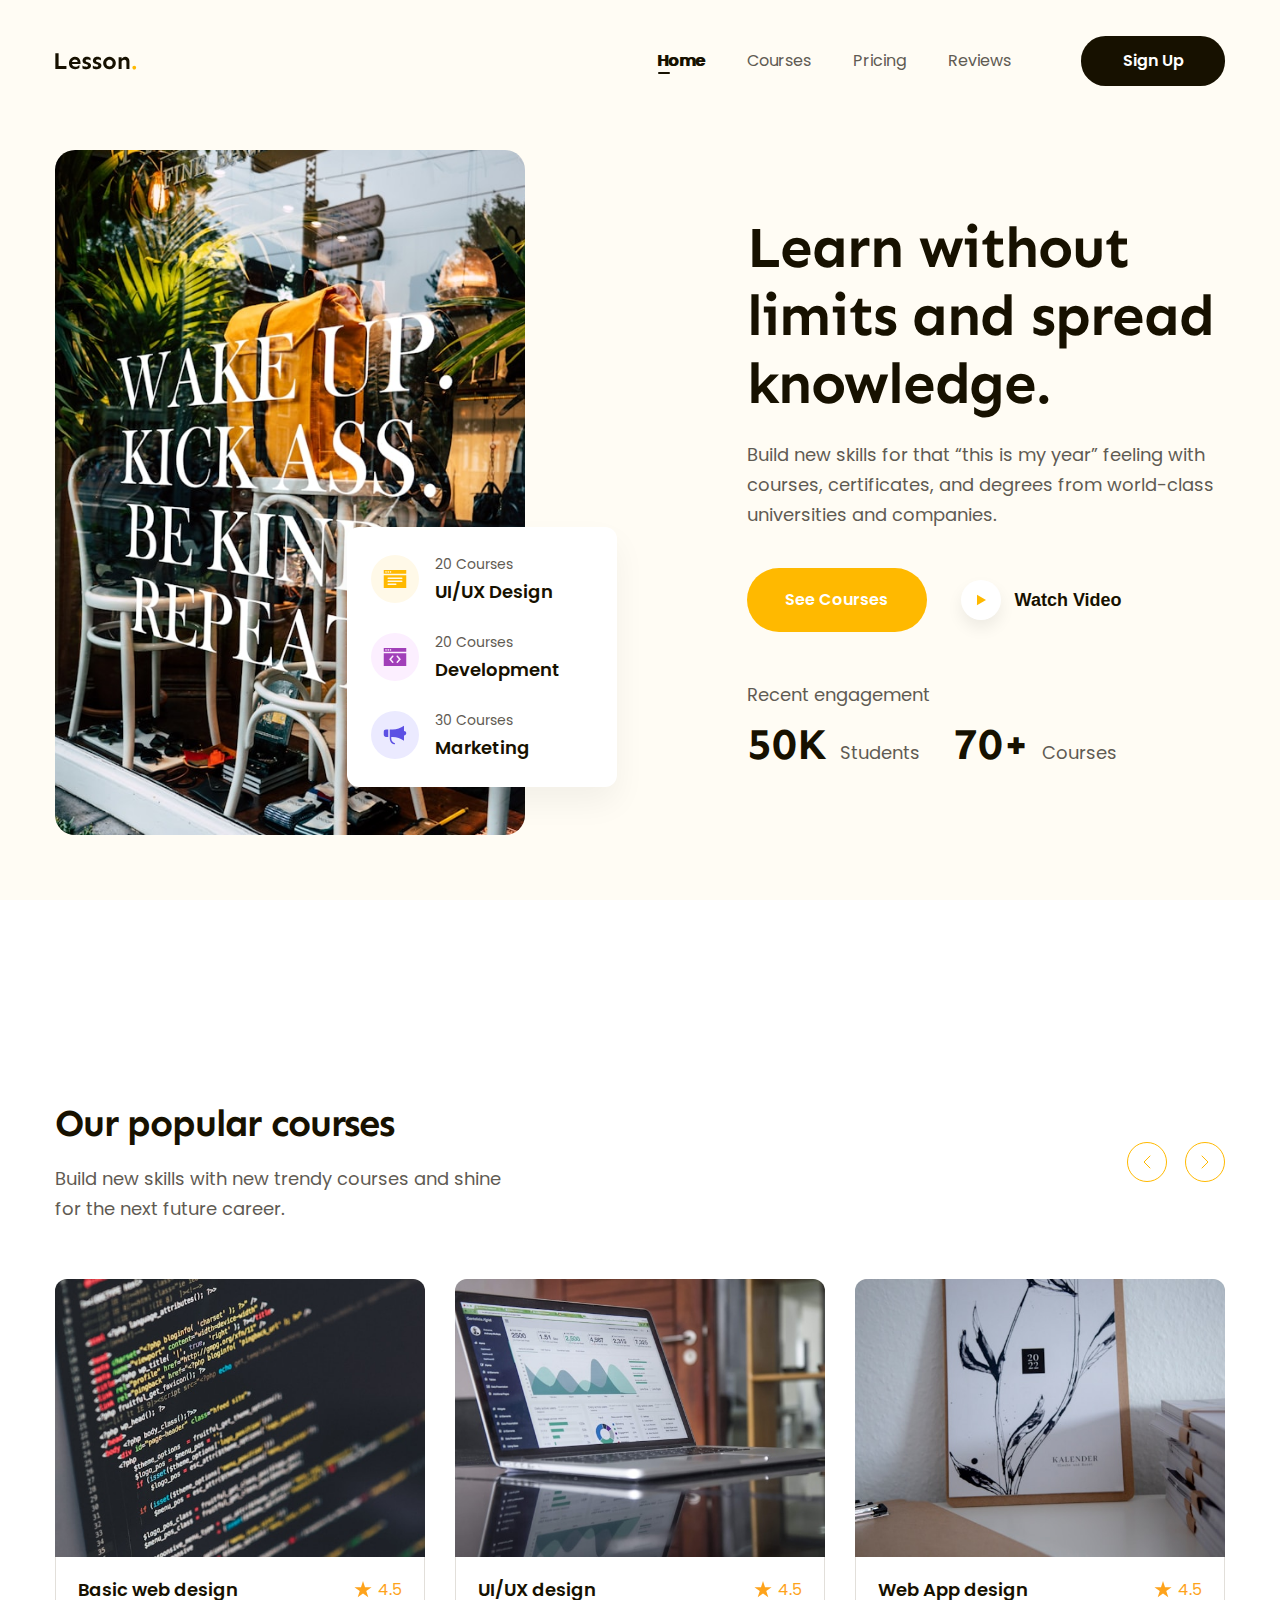
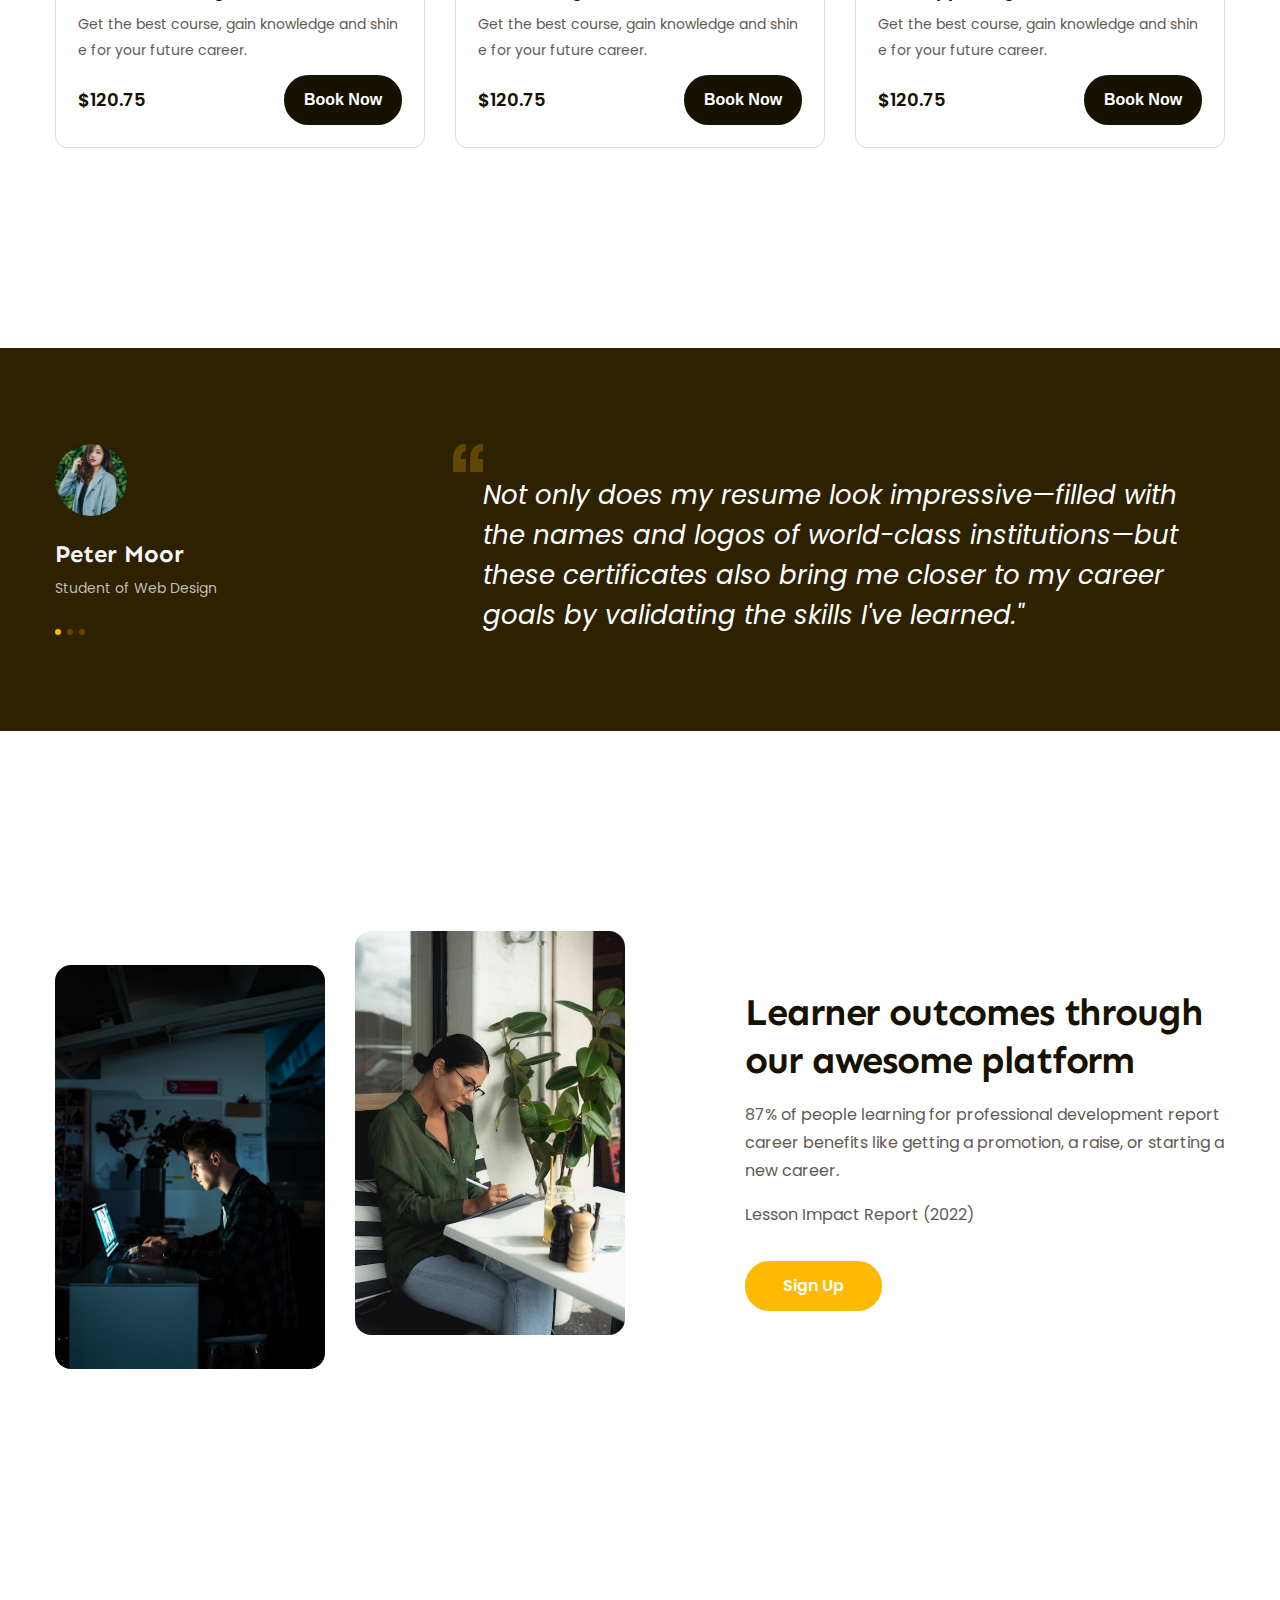
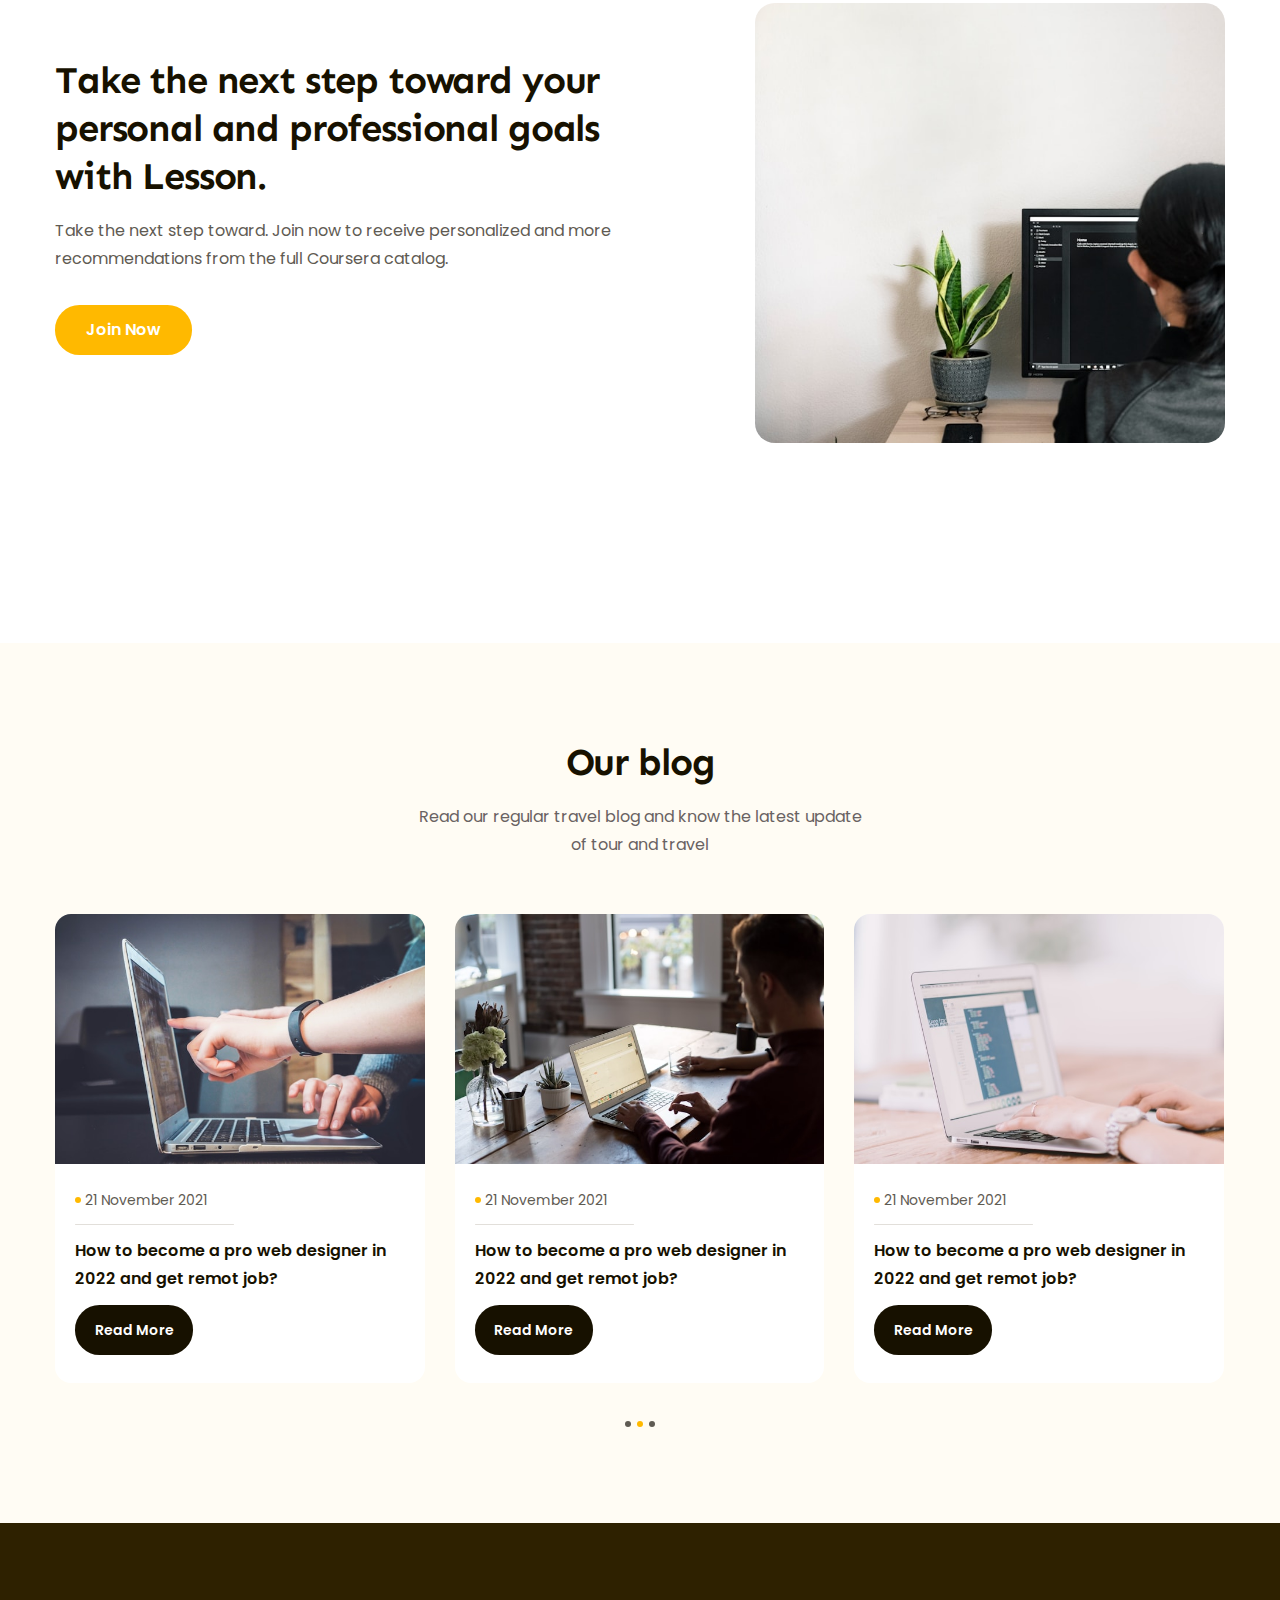
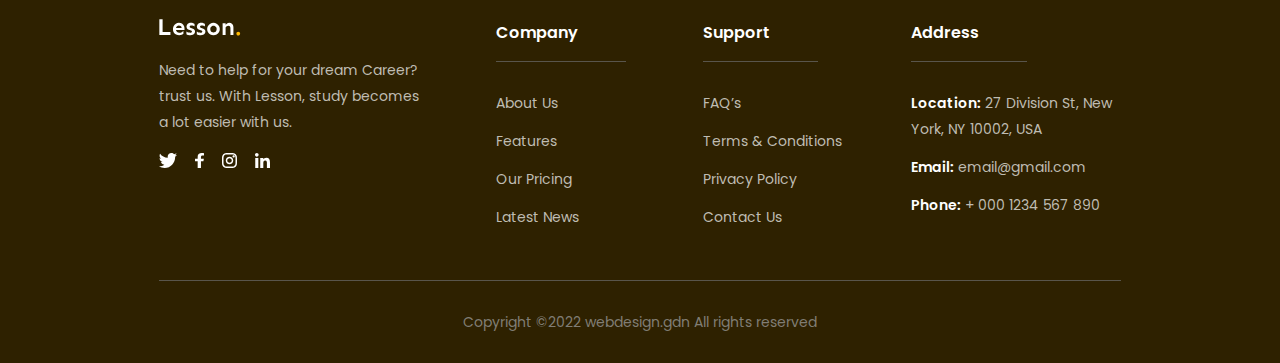
<file: index.html>
<!DOCTYPE html>
<html lang="en">
    <head>
        <meta charset="UTF-8" />
        <meta name="viewport" content="width=device-width, initial-scale=1.0" />
        <title>Lesson WEB</title>
        <!-- RESET CSS -->
        <link rel="stylesheet" href="./assets/css/reset.css" />

        <!-- EMBED FONTS -->
        <link rel="preconnect" href="https://fonts.googleapis.com" />
        <link rel="preconnect" href="https://fonts.gstatic.com" crossorigin />
        <link
            href="https://fonts.googleapis.com/css2?family=Poppins:ital,wght@0,400;0,500;0,600;0,700;1,400&family=Sen:wght@700&display=swap"
            rel="stylesheet"
        />
        <!-- STYLES CSS -->
        <link rel="stylesheet" href="./assets/css/styles.css" />
    </head>
    <body>
        <header class="header fixed">
            <div class="main-content">
                <div class="body">
                    <!-- LOGO -->
                    <img
                        src="./assets/img/Lesson..svg"
                        alt="Lesson"
                        class="logo"
                    />
                    <!-- NAV -->
                    <nav class="nav">
                        <ul>
                            <li class="active">
                                <a href="#!">Home</a>
                            </li>
                            <li>
                                <a href="#!">Courses</a>
                            </li>
                            <li>
                                <a href="#!">Pricing</a>
                            </li>
                            <li>
                                <a href="#!">Reviews</a>
                            </li>
                        </ul>
                    </nav>
                    <!-- ACTIONS -->
                    <div class="action">
                        <a href="#!" class="btn sign-up-btn">Sign Up</a>
                    </div>
                </div>
            </div>
        </header>
        <main>
            <!-- HERO -->
            <div class="hero">
                <div class="main-content">
                    <div class="body">
                        <!-- LEFT -->
                        <div class="media-block">
                            <img
                                src="./assets/img/lesson.jpg"
                                alt="Learn without limits and spread knowledge."
                                class="img"
                            />

                            <div class="hero-summary">
                                <div class="item">
                                    <div class="icon">
                                        <img
                                            src="./assets/icons/Orion_icon.svg"
                                            alt="List"
                                        />
                                    </div>
                                    <div class="info">
                                        <p class="label">20 Courses</p>
                                        <p class="title">UI/UX Design</p>
                                    </div>
                                </div>
                                <div class="item">
                                    <div class="icon">
                                        <img
                                            src="./assets/icons/Orion_icon2.svg"
                                            alt="List"
                                        />
                                    </div>
                                    <div class="info">
                                        <p class="label">20 Courses</p>
                                        <p class="title">Development</p>
                                    </div>
                                </div>
                                <div class="item">
                                    <div class="icon">
                                        <img
                                            src="./assets/icons/Orion_icon3.svg"
                                            alt="List"
                                        />
                                    </div>
                                    <div class="info">
                                        <p class="label">30 Courses</p>
                                        <p class="title">Marketing</p>
                                    </div>
                                </div>
                            </div>
                        </div>
                        <!-- RIGHT -->
                        <div class="content-block">
                            <h1 class="heading lv1">
                                Learn without limits and spread knowledge.
                            </h1>
                            <p class="desc">
                                Build new skills for that “this is my year”
                                feeling with courses, certificates, and degrees
                                from world-class universities and companies.
                            </p>
                            <div class="cta-group">
                                <a href="#!" class="btn hero-cta"
                                    >See Courses</a
                                >
                                <button class="watch-video">
                                    <div class="icon">
                                        <img
                                            src="/assets/icons/play.svg"
                                            alt=""
                                        />
                                    </div>
                                    <span>Watch Video</span>
                                </button>
                            </div>
                            <p class="desc">Recent engagement</p>
                            <p class="desc stats">
                                <strong>50K</strong> Students
                                <strong>70+</strong> Courses
                            </p>
                        </div>
                    </div>
                </div>
            </div>

            <!-- POPULAR -->
            <div class="popular">
                <div class="main-content">
                    <div class="popular-top">
                        <div class="info">
                            <h2 class="heading lv2">Our popular courses</h2>
                            <p class="desc">
                                Build new skills with new trendy courses and
                                shine for the next future career.
                            </p>
                        </div>
                        <div class="controls">
                            <button class="control-btn">
                                <svg
                                    width="8"
                                    height="14"
                                    viewBox="0 0 8 14"
                                    fill="none"
                                    xmlns="http://www.w3.org/2000/svg"
                                >
                                    <path
                                        d="M7 1L1 7L7 13"
                                        stroke="currentcolor"
                                        stroke-linecap="round"
                                        stroke-linejoin="round"
                                    />
                                </svg>
                            </button>
                            <button class="control-btn">
                                <svg
                                    width="8"
                                    height="14"
                                    viewBox="0 0 8 14"
                                    fill="none"
                                    xmlns="http://www.w3.org/2000/svg"
                                >
                                    <path
                                        d="M1 1L7 7L1 13"
                                        stroke="currentcolor"
                                        stroke-linecap="round"
                                        stroke-linejoin="round"
                                    />
                                </svg>
                            </button>
                        </div>
                    </div>
                    <!-- COURSE -->
                    <div class="course-list">
                        <!-- Course 1 -->
                        <div class="course-item">
                            <a href="#!">
                                <img
                                    src="./assets/img/course-1.jpg"
                                    alt="Basic web design"
                                    class="thumb"
                                />
                            </a>
                            <div class="info">
                                <div class="head">
                                    <h3 class="title">
                                        <a
                                            href="#!"
                                            class="line-clamp break-all"
                                            >Basic web design</a
                                        >
                                    </h3>
                                    <div class="rating">
                                        <img
                                            src="./assets/icons/Star.svg"
                                            alt="Star"
                                            class="star"
                                        />
                                        <span class="value">4.5</span>
                                    </div>
                                </div>
                                <p class="desc line-clamp line-2 break-all">
                                    Get the best course, gain knowledge and
                                    shine for your future career.
                                </p>
                                <div class="foot">
                                    <span class="price">$120.75</span>
                                    <button class="btn book-btn">
                                        Book Now
                                    </button>
                                </div>
                            </div>
                        </div>
                        <!-- Course 2 -->
                        <div class="course-item">
                            <a href="#!">
                                <img
                                    src="./assets/img/course-2.jpg"
                                    alt="UI/UX design"
                                    class="thumb"
                            /></a>
                            <div class="info">
                                <div class="head">
                                    <h3 class="title">
                                        <a
                                            href="#!"
                                            class="line-clamp break-all"
                                            >UI/UX design</a
                                        >
                                    </h3>
                                    <div class="rating">
                                        <img
                                            src="./assets/icons/Star.svg"
                                            alt="Star"
                                            class="star"
                                        />
                                        <span class="value">4.5</span>
                                    </div>
                                </div>
                                <p class="desc line-clamp line-2 break-all">
                                    Get the best course, gain knowledge and
                                    shine for your future career.
                                </p>
                                <div class="foot">
                                    <span class="price">$120.75</span>
                                    <button class="btn book-btn">
                                        Book Now
                                    </button>
                                </div>
                            </div>
                        </div>
                        <!-- Course 3 -->
                        <div class="course-item">
                            <a href="#!">
                                <img
                                    src="./assets/img/course-3.jpg"
                                    alt="Web App design"
                                    class="thumb"
                            /></a>
                            <div class="info">
                                <div class="head">
                                    <h3 class="title">
                                        <a
                                            href="#!"
                                            class="line-clamp break-all"
                                            >Web App design</a
                                        >
                                    </h3>
                                    <div class="rating">
                                        <img
                                            src="./assets/icons/Star.svg"
                                            alt="Star"
                                            class="star"
                                        />
                                        <span class="value">4.5</span>
                                    </div>
                                </div>
                                <p class="desc line-clamp line-2 break-all">
                                    Get the best course, gain knowledge and
                                    shine for your future career.
                                </p>
                                <div class="foot">
                                    <span class="price">$120.75</span>
                                    <button class="btn book-btn">
                                        Book Now
                                    </button>
                                </div>
                            </div>
                        </div>
                    </div>
                </div>
            </div>

            <!-- FEEDBACK -->
            <div class="feedback">
                <div class="main-content">
                    <div class="feedback-list">
                        <!-- 1 -->
                        <div class="feedback-item">
                            <!-- LEFT -->
                            <div class="info">
                                <img
                                    src="./assets/img/avatar.jpg"
                                    alt="Peter Moor"
                                    class="avatar"
                                />
                                <p class="title">Peter Moor</p>
                                <p class="desc">Student of Web Design</p>
                                <div class="dots">
                                    <span class="dot active"></span>
                                    <span class="dot"></span>
                                    <span class="dot"></span>
                                </div>
                            </div>
                            <!-- RIGHT -->
                            <div class="content">
                                <img
                                    src="./assets/icons/feedback.svg"
                                    alt=""
                                    class="open-quotes"
                                />
                                <blockquote>
                                    Not only does my resume look
                                    impressive—filled with the names and logos
                                    of world-class institutions—but these
                                    certificates also bring me closer to my
                                    career goals by validating the skills I've
                                    learned."
                                </blockquote>
                            </div>
                        </div>
                        <!-- 2 -->
                        <div class="feedback-item">
                            <!-- LEFT -->
                            <div class="info">
                                <img
                                    src="./assets/img/guy-lesson 1.jpg"
                                    alt="Peter Moor"
                                    class="avatar"
                                />
                                <p class="title">Peter Moor</p>
                                <p class="desc">Student of Web Design</p>
                                <div class="dots">
                                    <span class="dot"></span>
                                    <span class="dot active"></span>
                                    <span class="dot"></span>
                                </div>
                            </div>
                            <!-- RIGHT -->
                            <div class="content">
                                <img
                                    src="./assets/icons/feedback.svg"
                                    alt=""
                                    class="open-quotes"
                                />
                                <blockquote>
                                    Not only does my resume look
                                    impressive—filled with the names and logos
                                    of world-class institutions—but these
                                    certificates also bring me closer to my
                                    career goals by validating the skills I've
                                    learned."
                                </blockquote>
                            </div>
                        </div>
                        <!-- 3 -->
                        <div class="feedback-item">
                            <!-- LEFT -->
                            <div class="info">
                                <img
                                    src="./assets/img/avatar-2.jpg"
                                    alt="Peter Moor"
                                    class="avatar"
                                />
                                <p class="title">Peter Moor</p>
                                <p class="desc">Student of Web Design</p>
                                <div class="dots">
                                    <span class="dot"></span>
                                    <span class="dot"></span>
                                    <span class="dot active"></span>
                                </div>
                            </div>
                            <!-- RIGHT -->
                            <div class="content">
                                <img
                                    src="./assets/icons/feedback.svg"
                                    alt=""
                                    class="open-quotes"
                                />
                                <blockquote>
                                    Not only does my resume look
                                    impressive—filled with the names and logos
                                    of world-class institutions—but these
                                    certificates also bring me closer to my
                                    career goals by validating the skills I've
                                    learned."
                                </blockquote>
                            </div>
                        </div>
                    </div>
                </div>
            </div>

            <!-- FEATURES  1-->
            <div class="features">
                <div class="main-content">
                    <div class="body">
                        <div class="images">
                            <img
                                class="lower"
                                src="./assets/img/feature-1.jpg"
                                alt="Learner outcomes through our awesome platform"
                            />
                            <img
                                src="./assets/img/feature-2.jpg"
                                alt="Learner outcomes through our awesome platform"
                            />
                        </div>
                        <div class="content">
                            <h2 class="heading lv2">
                                Learner outcomes through our awesome platform
                            </h2>
                            <p class="desc">
                                87% of people learning for professional
                                development report career benefits like getting
                                a promotion, a raise, or starting a new career.
                            </p>
                            <p class="desc">Lesson Impact Report (2022)</p>
                            <a href="#!" class="btn cta-btn">Sign Up</a>
                        </div>
                    </div>
                </div>
            </div>
            <!-- FEATURES  2-->
            <div class="features features-2nd">
                <div class="main-content">
                    <div class="body">
                        <div class="content">
                            <h2 class="heading lv2">
                                Take the next step toward your personal and
                                professional goals with Lesson.
                            </h2>
                            <p class="desc">
                                Take the next step toward. Join now to receive
                                personalized and more recommendations from the
                                full Coursera catalog.
                            </p>
                            <a href="#!" class="btn cta-btn">Join Now</a>
                        </div>
                        <div class="images">
                            <img
                                class="lower"
                                src="./assets/img/feature-3.jpg"
                                alt="Learner outcomes through our awesome platform"
                            />
                        </div>
                    </div>
                </div>
            </div>

            <!-- BLOG -->
            <div class="blog">
                <div class="main-content">
                    <div class="blog-top">
                        <h2 class="heading lv2">Our blog</h2>
                        <p class="desc">
                            Read our regular travel blog and know the latest
                            update of tour and travel
                        </p>
                    </div>
                    <div class="blog-list">
                        <!-- ITEM 1 -->
                        <div class="item">
                            <a href="#!">
                                <img
                                    src="./assets/img/blog-item-1.jpg"
                                    alt="How to become a pro web designer in 2022 and
                                get remot job?"
                                    class="thumb"
                            /></a>
                            <div class="info">
                                <span class="date">21 November 2021</span>
                                <h3 class="title">
                                    <a href="#!">
                                        How to become a pro web designer in 2022
                                        and get remot job?
                                    </a>
                                </h3>
                                <a href="#!" class="btn">Read More</a>
                            </div>
                        </div>
                        <!-- ITEM 2 -->
                        <div class="item">
                            <a href="#!">
                                <img
                                    src="./assets/img/blog-item-2.jpg"
                                    alt="How to become a pro web designer in 2022 and
                                get remot job?"
                                    class="thumb"
                            /></a>
                            <div class="info">
                                <span class="date">21 November 2021</span>
                                <h3 class="title">
                                    <a href="#!">
                                        How to become a pro web designer in 2022
                                        and get remot job?
                                    </a>
                                </h3>
                                <a href="#!" class="btn">Read More</a>
                            </div>
                        </div>
                        <!-- ITEM 3 -->
                        <div class="item">
                            <a href="#!">
                                <img
                                    src="./assets/img/blog-item-3.jpg"
                                    alt="How to become a pro web designer in 2022 and
                                get remot job?"
                                    class="thumb"
                            /></a>
                            <div class="info">
                                <span class="date">21 November 2021</span>
                                <h3 class="title">
                                    <a href="#!">
                                        How to become a pro web designer in 2022
                                        and get remot job?
                                    </a>
                                </h3>
                                <a href="#!" class="btn">Read More</a>
                            </div>
                        </div>
                    </div>
                    <div class="dots">
                        <span class="dot"></span>
                        <span class="dot active"></span>
                        <span class="dot"></span>
                    </div>
                </div>
            </div>
        </main>
        <!-- FOOTER -->
        <footer class="footer">
            <div class="main-content">
                <div class="row">
                    <!-- column 1 -->
                    <div class="column">
                        <img
                            src="./assets/icons/Lesson.2.svg"
                            alt="Lesson"
                            class="logo"
                        />
                        <p class="desc">
                            Need to help for your dream Career? trust us. With
                            Lesson, study becomes a lot easier with us.
                        </p>
                        <div class="socials">
                            <a href="#!">
                                <img
                                    src="./assets/icons/Twitter.svg"
                                    alt="Twitter"
                                    class="icon"
                                />
                            </a>
                            <a href="#!">
                                <img
                                    src="./assets/icons/Facebook.svg"
                                    alt="Facebook"
                                    class="icon"
                                />
                            </a>
                            <a href="#!">
                                <img
                                    src="./assets/icons/Instagram.svg"
                                    alt="Instagram"
                                    class="icon"
                                />
                            </a>
                            <a href="#!">
                                <img
                                    src="./assets/icons/Linkedin.svg"
                                    alt="Linkedin"
                                    class="icon"
                                />
                            </a>
                        </div>
                    </div>
                    <!-- column 2 -->
                    <div class="column">
                        <h3 class="title">Company</h3>
                        <ul class="list">
                            <li>
                                <a href="#!">About Us</a>
                            </li>
                            <li>
                                <a href="#!">Features</a>
                            </li>
                            <li>
                                <a href="#!">Our Pricing</a>
                            </li>
                            <li>
                                <a href="#!">Latest News</a>
                            </li>
                        </ul>
                    </div>
                    <!-- column 3 -->
                    <div class="column">
                        <h3 class="title">Support</h3>
                        <ul class="list">
                            <li>
                                <a href="#!">FAQ’s</a>
                            </li>
                            <li>
                                <a href="#!">Terms & Conditions</a>
                            </li>
                            <li>
                                <a href="#!">Privacy Policy</a>
                            </li>
                            <li>
                                <a href="#!">Contact Us</a>
                            </li>
                        </ul>
                    </div>
                    <!-- column 4 -->
                    <div class="column">
                        <h3 class="title">Address</h3>
                        <ul class="list">
                            <li>
                                <a href="#!"
                                    ><strong>Location:</strong> 27 Division St,
                                    New York, NY 10002, USA</a
                                >
                            </li>
                            <li>
                                <a href="#!">
                                    <strong>Email:</strong>
                                    email@gmail.com</a
                                >
                            </li>
                            <li>
                                <a href="#!">
                                    <strong>Phone:</strong>
                                    + 000 1234 567 890</a
                                >
                            </li>
                        </ul>
                    </div>
                </div>
                <div class="copyright">
                    <p>Copyright ©2022 webdesign.gdn All rights reserved</p>
                </div>
            </div>
        </footer>
    </body>
</html>
</file>
<file: assets/css/styles.css>
* {
    box-sizing: border-box;
}

:root {
    --primary-color: #ffb900;
    --font-heading: Sen, sans-serif;
}

html {
    font-size: 62.5%;
}

body {
    font-size: 1.6rem;
    font-family: "Poppins", sans-serif;
}

/* Common */

.heading {
    font-family: var(--font-heading);
    font-weight: 700;
    letter-spacing: -1.16px;
    color: #171100;
}

.heading.lv1 {
    font-size: 5.8rem;
    line-height: 1.17;
}

.heading.lv2 {
    font-size: 3.8rem;
    line-height: 1.26;
}

.main-content {
    width: 1170px;
    max-width: calc(100% - 48px);
    margin-left: auto;
    margin-right: auto;
}

.line-clamp {
    display: -webkit-box;
    -webkit-line-clamp: var(--line-clamp, 1);
    -webkit-box-orient: vertical;
    overflow: hidden;
}

.line-clamp.line-2 {
    --line-clamp: 2;
}

.break-all {
    word-break: break-all;
}

a {
    text-decoration: none;
}

.btn {
    display: inline-block;
    min-width: 118px;
    line-height: 50px;
    padding: 0 16px;
    color: #fff;
    /* width: 144px;
    height: 50px; */
    background: #171100;
    border-radius: 24.5px;
    font-size: 1.6rem;
    font-weight: 600;
    text-align: center;
}

.btn:hover {
    opacity: 0.9;
    cursor: pointer;
}

/* Header */
.header {
    background-color: #fffcf4;
}

.header.fixed {
    position: sticky;
    top: -28px;
    z-index: 1;
}

.header .body {
    display: flex;
    align-items: center;
    padding: 36px 0 8px;
}

.nav {
    margin-left: auto;
}

.nav ul {
    display: flex;
}

.nav a {
    position: relative;
    padding: 8px 21px;
    font-size: 1.6rem;
    color: #5f5b53;
}
/* HOVER NAV */
.nav a:hover,
.nav li.active a {
    font-weight: 600;
    text-shadow: 1px 0 0 currentColor;
    color: #171100;
}

.nav li.active a::after {
    position: absolute;
    left: 22px;
    bottom: 6px;
    content: " ";
    display: block;
    width: 12px;
    height: 2px;
    border-radius: 1px;
    background: #171100;
}

.header .sign-up-btn {
    min-width: 144px;
}

.header .action {
    margin-left: 49px;
}

/* HERO */

.hero {
    padding: 56px 0 65px;
    background: #fffcf4;
}

.hero .body {
    display: flex;
}

/* LEFT */
.hero .media-block {
    position: relative;
    width: 48%;
}

.hero .media-block .img {
    display: block;
    width: 470px;
    height: 685px;
    object-fit: cover;
    border-radius: 20px;
}

.hero-summary {
    position: absolute;
    right: 0;
    bottom: 48px;
    width: 270px;
    padding: 24px;
    border-radius: 12px;
    background: #fff;
    box-shadow: 0px 16px 32px 0px rgba(0, 0, 0, 0.05);
}

.hero-summary .item {
    display: flex;
    align-items: center;
}

.hero-summary .item + .item {
    margin-top: 22px;
}

.hero-summary .item:nth-of-type(2) .icon {
    background: #fcefff;
}

.hero-summary .item:nth-of-type(3) .icon {
    background: #ebeaff;
}
.hero-summary .icon {
    width: 48px;
    height: 48px;
    border-radius: 50%;
    display: flex;
    align-items: center;
    justify-content: center;
    background: #fff9e8;
}

.hero-summary .info {
    margin-left: 16px;
}

.hero-summary .label {
    font-size: 1.4rem;
    color: #5f5b53;
    line-height: 1.86;
}

.hero-summary .title {
    font-weight: 600;
    font-size: 1.8rem;
    color: #171100;
    line-height: 1.67;
}
/* RIGHT */
.hero .content-block {
    width: 52%;
    padding: 64px 0 0 130px;
}

.hero .desc {
    margin-top: 22px;
    color: #5f5b53;
    font-size: 1.8rem;
    line-height: 1.67;
}

.hero .cta-group {
    display: flex;
    align-items: center;
    /* justify-content: space-between; */
    margin: 38px 0 48px;
}

.hero-cta {
    min-width: 180px;
    line-height: 64px;
    border-radius: 32px;
    background-color: var(--primary-color);
}

.hero .watch-video {
    display: flex;
    align-items: center;
    border: none;
    background: transparent;
    margin-left: 28px;
    cursor: pointer;
}

.hero .watch-video .icon {
    display: flex;
    align-items: center;
    justify-content: center;
    width: 40px;
    height: 40px;
    border-radius: 50%;
    background-color: #fff;
    box-shadow: 0px 8px 16px rgba(0, 0, 0, 0.07);
}

.hero .watch-video span {
    margin-left: 14px;
    color: #171100;
    font-size: 1.8rem;
    font-weight: 600;
    line-height: 1.67;
}

.hero .stats {
    margin: 8px 0 0 -28px;
}

.hero .stats strong {
    color: #171100;
    padding: 0 8px 0 28px;
    font-family: var(--font-heading);
    font-size: 4.4rem;
    font-weight: 700;
    line-height: 1.23;
}

/* POPULAR */

.popular {
    padding: 65px 0;
    margin-top: 135px;
}

.popular-top {
    display: flex;
    align-items: center;
    justify-content: space-between;
}

.popular-top .desc {
    margin-top: 16px;
    width: 458px;
    color: #5f5b53;
    font-size: 1.8rem;
    line-height: 1.67;
}

.popular-top .controls {
    display: flex;
    gap: 18px;
}

.popular-top .control-btn {
    display: flex;
    align-items: center;
    justify-content: center;
    width: 40px;
    height: 40px;
    border-radius: 50%;
    border: 1px solid var(--primary-color);
    background: transparent;
    color: var(--primary-color);
}

.popular-top .control-btn:hover {
    color: #fff;
    background-color: var(--primary-color);
    cursor: pointer;
}

/* COURSE */
.popular .course-list {
    display: flex;
    margin-top: 55px;
    gap: 30px;
}

.popular .course-item {
    flex: 1;
    border-radius: 12px;
    border: 1px solid #e2dfda;
    background: #fff;
}

.popular .course-item:hover {
    border-color: transparent;
    box-shadow: 0px 18px 36px 0px rgba(0, 0, 0, 0.05);
}

.popular .course-item .thumb {
    width: calc(100% + 2px);
    height: 278px;
    margin: -1px;
    object-fit: cover;
    border-radius: 12px 12px 0px 0px;
}
.popular .course-item .info {
    margin: 16px 22px 22px;
}

.popular .course-item .rating,
.popular .course-item .foot,
.popular .course-item .head {
    display: flex;
    align-items: center;
    justify-content: space-between;
}

.popular .course-item .title a {
    color: #171100;
    font-size: 1.8rem;
    font-weight: 600;
    line-height: 1.67; /* 166.667% */
}

.popular .rating .value {
    margin-left: 6px;
    color: #fea31b;
    font-size: 1.6rem;
    line-height: 1.75; /* 175% */
}

.popular .course-item .desc {
    margin-top: 6px;
    font-size: 1.4rem;
    line-height: 1.86;
    color: #5f5b53;
}

.popular .course-item .foot {
    margin-top: 12px;
}

.popular .course-item .price {
    font-weight: 600;
    font-size: 1.8rem;
    line-height: 1.67;
    color: #171100;
}

.popular .course-item .book-btn {
    border: none;
}

.popular .course-item .book-btn:hover {
    color: #fff;
    background: var(--primary-color);
}

/* Feedback LEFT */

.feedback {
    margin-top: 135px;
    padding: 96px 0;
    background: #2e2100;
}

.feedback-list {
    display: flex;
    overflow: hidden;
}

.feedback-item {
    display: flex;
    width: 100%;
    flex-shrink: 0;
}

.feedback-item .avatar {
    width: 72px;
    height: 72px;
    border-radius: 50%;
    object-fit: cover;
}

.feedback-item .info .title {
    margin-top: 18px;
    color: #f7f7f7;
    font-family: var(--font-heading);
    font-size: 2.4rem;
    font-weight: 700;
    line-height: 1.42; /* 141.667% */
}

.feedback-item .info .desc {
    margin-top: 4px;
    color: #bfbcb2;
    font-size: 1.4rem;
    line-height: 1.86; /* 185.714% */
}

.feedback-item .dots {
    display: flex;
    margin-top: 28px;
}

.feedback-item .dot {
    width: 6px;
    height: 6px;
    margin-right: 6px;
    border-radius: 50%;
    background: #634700;
    cursor: pointer;
}

.feedback-item .dot.active {
    background: var(--primary-color);
    cursor: default;
}

/* Feedback RIGHT */

.feedback .content {
    width: 66%;
    margin-left: auto;
}

.feedback-item blockquote {
    margin-left: 30px;
    color: #fff;
    font-size: 2.6rem;
    font-style: italic;
    line-height: 1.54; /* 153.846% */
}

/* FEATURES */

.features {
    margin-top: 135px;
    padding: 65px 0;
}

.features .body {
    display: flex;
    justify-content: space-between;
}

.features .images {
    display: flex;
    gap: 0 30px;
}

.features .images img {
    width: 270px;
    height: 404px;
    object-fit: cover;
    border-radius: 16px;
}

.features img.lower {
    margin-top: 34px;
}

.features .content {
    width: 41%;
    display: flex;
    flex-direction: column;
    align-items: flex-start;
    justify-content: center;
}

.features .desc {
    margin-top: 16px;
    color: #5f5b53;
    font-size: 1.6rem;
    line-height: 1.75; /* 175% */
}

.features .content .cta-btn {
    min-width: 137px;
    color: #fff;
    margin-top: 32px;
    background: var(--primary-color);
}
/* FEATURE 2 */

.features-2nd {
    margin-top: 70px;
}

.features-2nd .body {
    flex-direction: row;
}

.features-2nd .content {
    width: 49%;
}

.features-2nd .images img {
    width: 470px;
    height: 440px;
    border-radius: 20px;
    object-fit: cover;
}

/* BLOG */

.blog {
    margin-top: 135px;
    padding: 96px 0;
    background: #fffcf4;
}

.blog .blog-top {
    text-align: center;
}

.blog .blog-top .desc {
    width: 448px;
    margin: 16px auto 55px;
    color: #696262;
    font-size: 1.6rem;
    line-height: 1.75; /* 175% */
}

.blog .blog-list {
    display: flex;
    gap: 0 30px;
    margin-top: 55px;
    overflow: hidden;
}

.blog .item {
    flex-shrink: 0;
    width: calc(33.3% - 20px);
    background: #fff;
    border-radius: 16px;
    transition: all ease 0.3s;
}

.blog .item:hover {
    box-shadow: 0px 16px 32px 0px rgba(0, 0, 0, 0.05);
}

.blog .blog-list .thumb {
    width: 100%;
    height: 250px;
    border-radius: 16px 16px 0px 0px;
    object-fit: cover;
}

.blog .item .info {
    padding: 20px 20px 28px;
}

.blog .item .date {
    position: relative;
    display: inline-flex;
    align-items: center;
    padding-bottom: 12px;
    color: #5f5b53;
    font-size: 1.4rem;
    line-height: 1.86; /* 185.714% */
}

.blog .item .date::before {
    content: "";
    display: inline-block;
    width: 6px;
    height: 6px;
    margin-right: 4px;
    border-radius: 50%;
    background: var(--primary-color);
}

.blog .item .date::after {
    position: absolute;
    left: 0;
    right: -27px;
    bottom: 0;
    content: "";
    display: inline-block;
    height: 1px;
    border-radius: 0.5px;
    background: #e2dfda;
}

.blog .item .title a {
    display: inline-block;
    margin: 12px 0;
    color: #171100;
    font-size: 1.6rem;
    font-weight: 600;
    line-height: 1.75; /* 175% */
}

.blog .item .btn {
    font-size: 1.4rem;
}

.blog .item .btn:hover {
    background: var(--primary-color);
}

.blog .dots {
    display: flex;
    margin-top: 38px;
    gap: 6px;
    justify-content: center;
}

.blog .dot {
    width: 6px;
    height: 6px;
    border-radius: 50%;
    background: #5f5b53;
    cursor: pointer;
}

.blog .dot.active {
    cursor: default;
    background: var(--primary-color);
}

/* FOOTER */

.footer {
    background: #2e2100;
    padding: 96px 135px 0;
}

.footer .row {
    display: flex;
    padding-bottom: 38px;
    border-bottom: 1px solid #59554b;
}

.footer .row .column {
    width: 21.6%;
}

.footer .row .column:first-child {
    width: 35%;
}

.footer .desc {
    width: 267px;
    margin: 18px 0;
    font-size: 1.4rem;
    line-height: 1.86; /* 185.714% */
    color: #bfbcb2;
}

.footer .socials {
    display: flex;
    gap: 18px;
}

.footer .title {
    display: inline-block;
    padding: 0 48px 14px 0;
    border-bottom: 1px solid #59554b;
    color: #fff;
    font-size: 1.6rem;
    font-weight: 600;
    line-height: 1.75; /* 175% */
}

.footer .list {
    margin-top: 28px;
}

.footer .list a {
    display: inline-block;
    margin-bottom: 12px;
    color: #bfbcb2;
    font-size: 1.4rem;
    line-height: 1.86; /* 185.714% */
}

.footer .list li:last-child {
    margin-bottom: 0;
}

.footer .list strong {
    color: #fff;
    font-size: 1.4rem;
    font-weight: 600;
    line-height: 1.86; /* 185.714% */
}

.footer .copyright {
    padding: 28px 0;
    color: #807d74;
    text-align: center;
    font-size: 1.4rem;
    line-height: 1.86; /* 185.714% */
}
</file>
